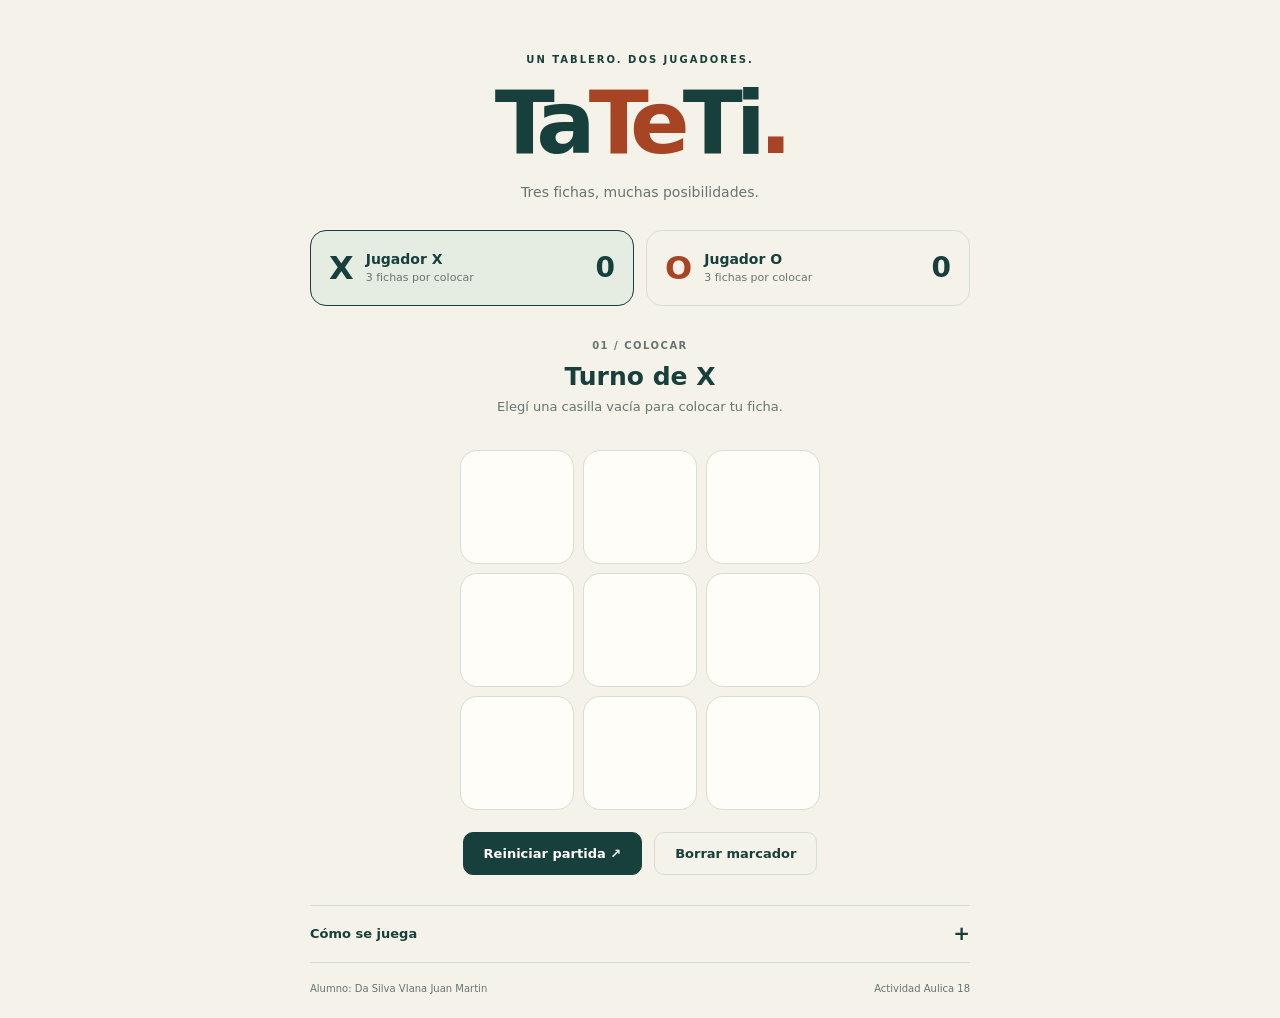
<file: actividad_18_tateti/index.html>
<!DOCTYPE html>
<html lang="es">
<head>
  <meta charset="UTF-8">
  <meta name="viewport" content="width=device-width, initial-scale=1.0">
  <meta name="theme-color" content="#173f3b">
  <title>Ta Te Ti · Tres en línea</title>
  <link rel="stylesheet" href="styles.css">
  <script src="app.js" defer></script>
</head>
<body>
  <main class="game">
    <header class="header">
      <span class="eyebrow">UN TABLERO. DOS JUGADORES.</span>
      <h1>Ta<span>Te</span>Ti<span class="dot">.</span></h1>
      <p>Tres fichas, muchas posibilidades.</p>
    </header>

    <section class="scores" aria-label="Marcador de la sesión">
      <article class="player active" id="player-x">
        <span class="symbol x">X</span>
        <div><h2>Jugador X</h2><p id="reserve-x">3 fichas por colocar</p></div>
        <strong id="score-x" aria-label="Victorias de X">0</strong>
      </article>
      <article class="player" id="player-o">
        <span class="symbol o">O</span>
        <div><h2>Jugador O</h2><p id="reserve-o">3 fichas por colocar</p></div>
        <strong id="score-o" aria-label="Victorias de O">0</strong>
      </article>
    </section>

    <section class="play-area" aria-label="Partida de tatetí">
      <div class="status" role="status" aria-live="polite" aria-atomic="true">
        <span class="phase" id="phase">01 / COLOCAR</span>
        <h2 id="status-title">Turno de X</h2>
        <p id="status-help">Elegí una casilla vacía para colocar tu ficha.</p>
      </div>
      <div class="board" id="board" role="group" aria-label="Tablero de tres filas y tres columnas">
        <button type="button" class="cell" data-index="0" aria-label="Fila 1, columna 1: vacía"></button>
        <button type="button" class="cell" data-index="1" aria-label="Fila 1, columna 2: vacía"></button>
        <button type="button" class="cell" data-index="2" aria-label="Fila 1, columna 3: vacía"></button>
        <button type="button" class="cell" data-index="3" aria-label="Fila 2, columna 1: vacía"></button>
        <button type="button" class="cell" data-index="4" aria-label="Fila 2, columna 2: vacía"></button>
        <button type="button" class="cell" data-index="5" aria-label="Fila 2, columna 3: vacía"></button>
        <button type="button" class="cell" data-index="6" aria-label="Fila 3, columna 1: vacía"></button>
        <button type="button" class="cell" data-index="7" aria-label="Fila 3, columna 2: vacía"></button>
        <button type="button" class="cell" data-index="8" aria-label="Fila 3, columna 3: vacía"></button>
      </div>
      <div class="actions">
        <button type="button" class="primary" id="new-round">Reiniciar partida <span aria-hidden="true">↗</span></button>
        <button type="button" class="secondary" id="reset-scores">Borrar marcador</button>
      </div>
      <button type="button" class="draw-button" id="draw" hidden>Proponer empate</button>
      <p class="draw-note" id="draw-note" hidden>Si ambos están de acuerdo, pueden cerrar la partida en empate.</p>
    </section>

    <details class="rules">
      <summary>Cómo se juega <span aria-hidden="true">+</span></summary>
      <ol>
        <li>Dos jugadores comparten este dispositivo. X comienza y luego alternan turnos.</li>
        <li>Cada jugador coloca sus <strong>tres fichas</strong> en casillas vacías.</li>
        <li>Cuando las seis fichas están colocadas, elegí una ficha propia y después un destino vacío vecino. Los puntos indican los destinos disponibles.</li>
        <li>Gana quien consiga tres fichas en una fila, columna o diagonal, en cualquiera de las dos fases.</li>
      </ol>
      <p><strong>Criterio de movimiento:</strong> interpretamos “punto más cercano” como una casilla contigua horizontal o vertical, sin saltos ni movimientos diagonales.</p>
      <p>El reglamento no define empates. Como opción adicional, ambos jugadores pueden acordar uno mediante “Proponer empate”. No se declara empate al colocar las seis fichas.</p>
      <a href="https://www.iafas.gov.ar/wp-content/uploads/2024/11/TATETI-Reglamento.pdf" target="_blank" rel="noopener noreferrer">Consultar reglamento de IAFAS ↗</a>
    </details>
    <footer>Alumno: Da Silva VIana Juan Martin<span>Actividad Aulica 18</span></footer>
  </main>
  <dialog id="draw-dialog" aria-labelledby="draw-title">
    <h2 id="draw-title">¿Los dos acuerdan un empate?</h2>
    <p>La partida terminará sin sumar victorias.</p>
    <div class="actions">
      <button type="button" class="primary" id="accept-draw">Sí, finalizar</button>
      <button type="button" class="secondary" id="cancel-draw">Seguir jugando</button>
    </div>
  </dialog>
</body>
</html>
</file>
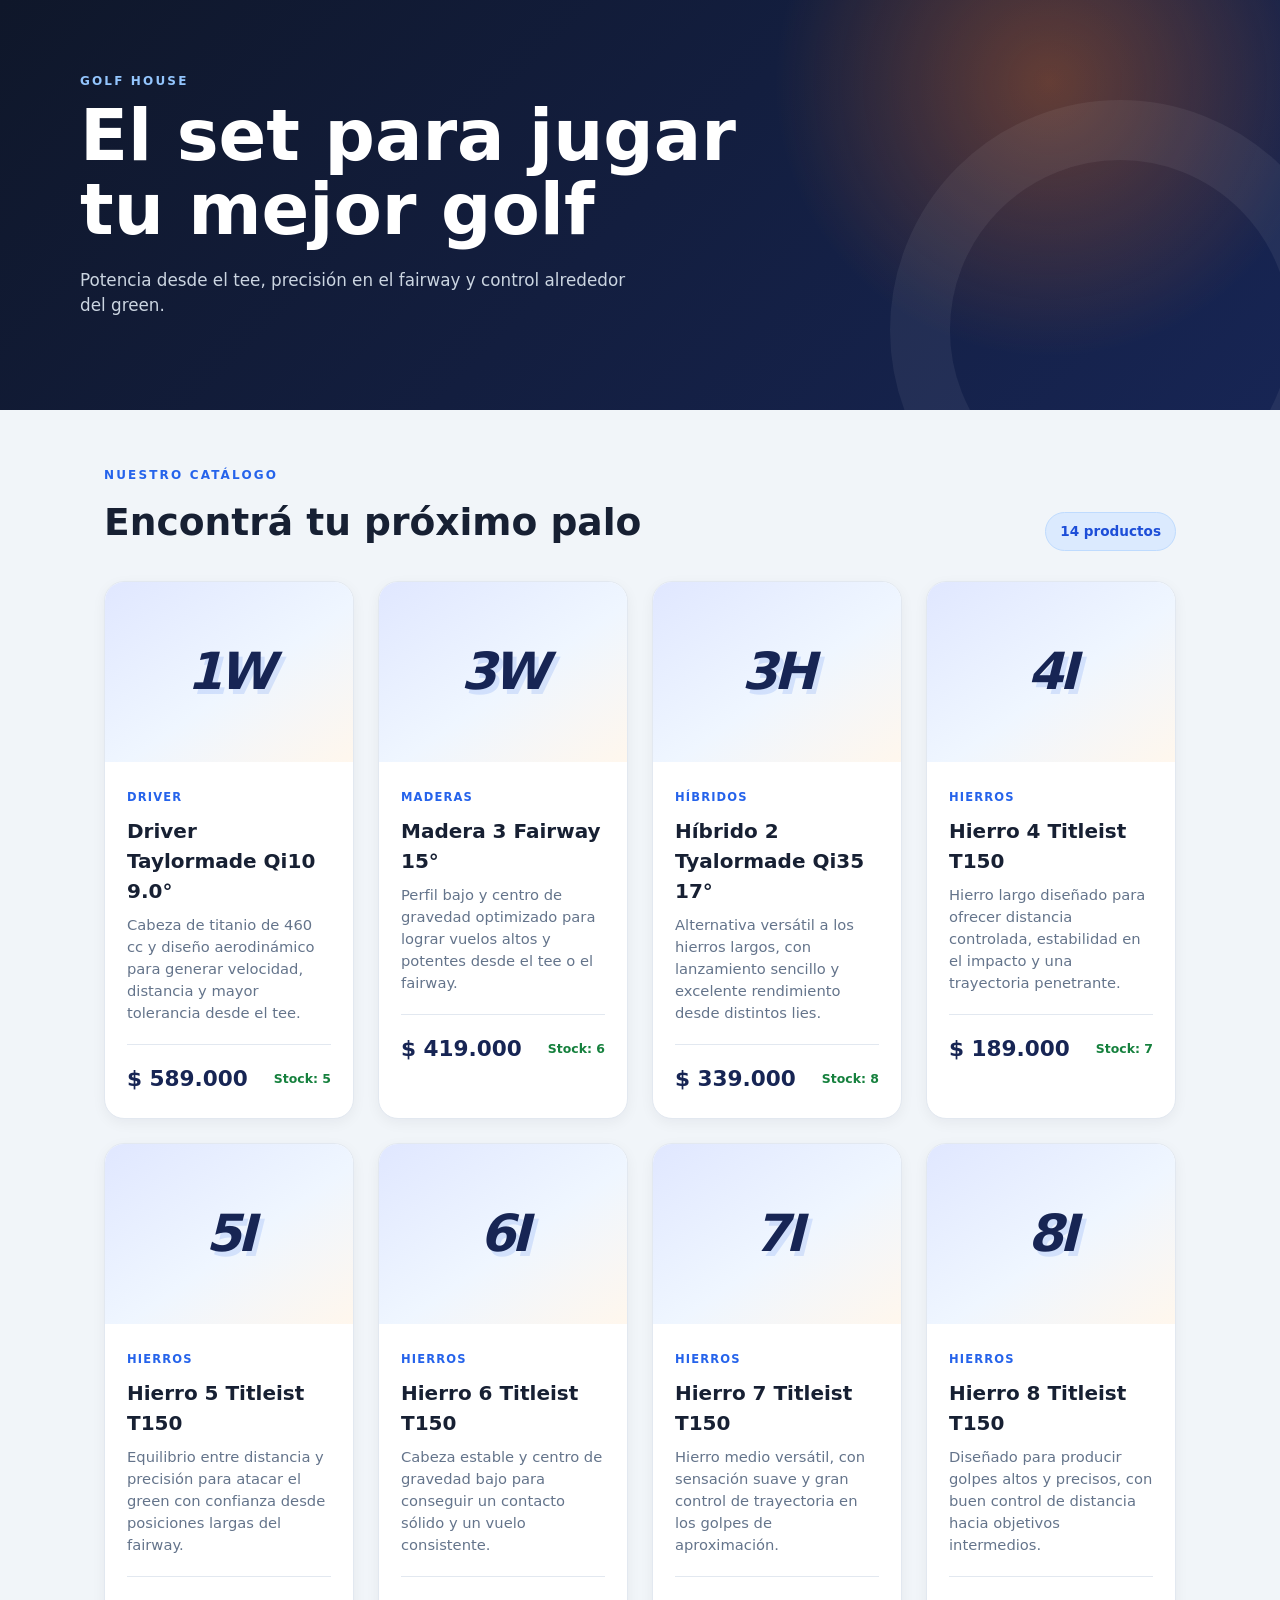
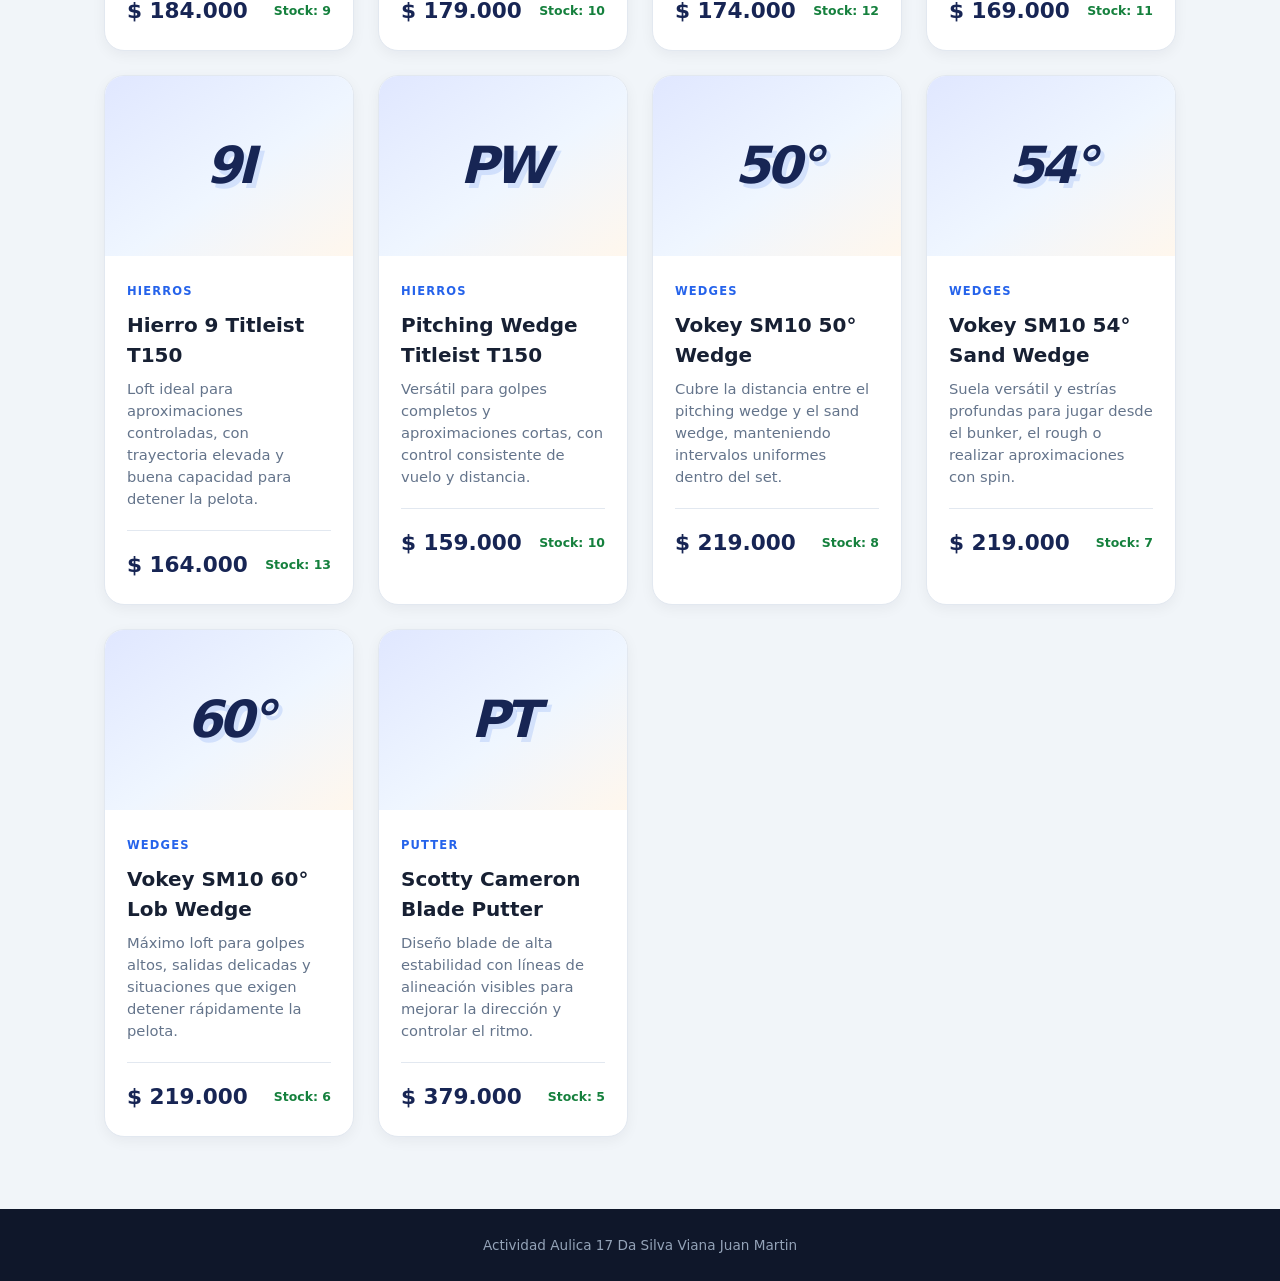
<file: actividad_aulica_17_productos/index.html>
<!DOCTYPE html>
<html lang="es">
<head>
  <meta charset="UTF-8">
  <meta name="viewport" content="width=device-width, initial-scale=1.0">
  <meta name="description" content="Catálogo de productos cargado de manera asíncrona desde un archivo JSON">
  <title>Golf House | Catálogo de palos</title>
  <link rel="stylesheet" href="style.css">
</head>
<body>
  <header class="encabezado">
    <div class="encabezado__contenido">
      <p class="encabezado__marca">GOLF HOUSE</p>
      <h1>El set para jugar tu mejor golf</h1>
      <p class="encabezado__texto">
        Potencia desde el tee, precisión en el fairway y control alrededor del green.
      </p>
    </div>
  </header>

  <main class="contenido">
    <section aria-labelledby="titulo-catalogo">
      <div class="seccion-titulo">
        <div>
          <p class="seccion-titulo__etiqueta">NUESTRO CATÁLOGO</p>
          <h2 id="titulo-catalogo">Encontrá tu próximo palo</h2>
        </div>
        <span id="contador-productos" class="contador" aria-live="polite"></span>
      </div>

      <div id="estado-carga" class="estado-carga" role="status">
        <span class="cargador" aria-hidden="true"></span>
        <p>Cargando productos...</p>
      </div>

      <div id="contenedor-productos" class="productos" aria-live="polite"></div>
    </section>
  </main>

  <footer class="pie">
    <p>Actividad Aulica 17 Da Silva Viana Juan Martin</p>
  </footer>

  <script src="script.js"></script>
</body>
</html>
</file>
<file: actividad_18_tateti/styles.css>
/* Sin fuentes, imágenes ni librerías externas: también funciona sin conexión. */
:root { color-scheme: light; --paper: #f5f2e9; --ink: #173f3b; --muted: #657571; --orange: #a74424; --line: #d7ded5; }
* { box-sizing: border-box; }
body { margin: 0; background: var(--paper); color: var(--ink); font-family: system-ui, -apple-system, BlinkMacSystemFont, "Segoe UI", sans-serif; }
button, summary, a { -webkit-tap-highlight-color: transparent; }
button { font: inherit; cursor: pointer; }
button:focus-visible, summary:focus-visible, a:focus-visible { outline: 3px solid var(--orange); outline-offset: 5px; }
.game { width: min(100% - 36px, 660px); margin: 0 auto; padding: 48px 0 24px; }
.header { text-align: center; }
.eyebrow { font-size: 10px; font-weight: 800; letter-spacing: 2px; }
h1 { margin: 8px 0 0; font-size: clamp(64px, 12vw, 88px); line-height: 1.1; letter-spacing: -7px; }
h1 > span:not(.dot) { color: var(--orange); }
.dot { color: var(--orange); }
.header p { color: var(--muted); margin: 12px 0 30px; font-size: 14px; }
.scores { display: grid; grid-template-columns: 1fr 1fr; gap: 12px; }
.player { display: flex; gap: 12px; align-items: center; padding: 18px; border: 1px solid var(--line); border-radius: 16px; transition: border-color .2s, background .2s; }
.player.active { background: #e5ece2; border-color: var(--ink); }
.symbol { font-size: 32px; font-weight: 800; }
.x { color: var(--ink); } .o { color: var(--orange); }
.player h2 { margin: 0; font-size: 14px; }
.player p { margin: 4px 0 0; font-size: 11px; color: var(--muted); }
.player strong { margin-left: auto; font-size: 28px; }
.play-area { text-align: center; }
.status { margin: 28px 0 18px; min-height: 98px; }
.phase { font-size: 10px; font-weight: 800; letter-spacing: 1.5px; color: var(--muted); }
.status h2 { margin: 9px 0 6px; font-size: 25px; }
.status p { margin: 0; color: var(--muted); font-size: 13px; line-height: 1.5; }
.board { width: min(100%, 360px); margin: 0 auto; display: grid; grid-template-columns: repeat(3, 1fr); gap: 9px; }
.cell { aspect-ratio: 1; border: 1px solid var(--line); border-radius: 17px; background: #fffdf7; color: var(--ink); font-size: clamp(42px, 10vw, 64px); font-weight: 750; display: grid; place-items: center; transition: background .15s, transform .15s, border-color .15s; }
.cell:hover:not(:disabled) { background: #e9eee3; transform: translateY(-2px); }
.cell.o { color: var(--orange); }
.cell.selected { border: 3px solid var(--ink); background: #e5ece2; }
.cell.target::after { content: ""; width: 16px; height: 16px; border-radius: 50%; background: #77938a; }
.cell.winner { background: var(--ink); color: #fffdf7; border-color: var(--ink); }
.cell:disabled { cursor: default; opacity: 1; }
.actions { display: flex; justify-content: center; flex-wrap: wrap; gap: 12px; margin-top: 22px; }
.primary, .secondary { padding: 13px 20px; border-radius: 10px; font-size: 13px; font-weight: 650; }
.primary { background: var(--ink); color: #fffdf7; border: 1px solid var(--ink); }
.primary span { margin-left: 18px; }
.primary:hover { background: #245c55; }
.secondary { background: transparent; border: 1px solid var(--line); color: var(--ink); }
.secondary:hover { background: #e5ece2; }
.draw-button { margin-top: 18px; padding: 6px; background: none; border: none; color: var(--muted); text-decoration: underline; font-size: 12px; }
.draw-note { margin: 4px 0; font-size: 11px; color: var(--muted); }
.rules { margin-top: 30px; border-top: 1px solid var(--line); border-bottom: 1px solid var(--line); padding: 17px 0; font-size: 13px; line-height: 1.7; }
summary { cursor: pointer; list-style: none; font-weight: 700; display: flex; justify-content: space-between; }
summary::-webkit-details-marker { display: none; }
summary span { font-size: 20px; line-height: 1; }
.rules[open] summary span { transform: rotate(45deg); }
.rules ol { padding-left: 22px; } .rules li { margin-bottom: 8px; }
.rules p { color: var(--muted); } .rules a { color: var(--ink); }
footer { display: flex; justify-content: space-between; gap: 12px; margin-top: 20px; font-size: 10px; color: var(--muted); }
dialog { width: min(100% - 36px, 430px); background: var(--paper); color: var(--ink); padding: 28px; border: 1px solid var(--line); border-radius: 20px; }
dialog::backdrop { background: #173f3b99; } dialog h2 { margin-top: 0; font-size: 22px; } dialog p { font-size: 14px; }
[hidden] { display: none !important; }
@media (max-width: 420px) { .game { padding-top: 28px; } .player { padding: 13px 10px; gap: 8px; } .player p { font-size: 10px; } .symbol { font-size: 26px; } .player strong { font-size: 24px; } footer { flex-direction: column; } }
@media (prefers-reduced-motion: reduce) { * { transition: none !important; } }
</file>
<file: actividad_aulica_17_productos/style.css>
:root {
  --color-principal: #172554;
  --color-secundario: #2563eb;
  --color-acento: #f97316;
  --color-fondo: #f1f5f9;
  --color-tarjeta: #ffffff;
  --color-texto: #172033;
  --color-suave: #64748b;
  --color-borde: #e2e8f0;
  --sombra: 0 16px 35px rgba(15, 23, 42, 0.10);
}

* {
  box-sizing: border-box;
  margin: 0;
  padding: 0;
}

body {
  min-height: 100vh;
  background: var(--color-fondo);
  color: var(--color-texto);
  font-family: Inter, system-ui, -apple-system, BlinkMacSystemFont, "Segoe UI", sans-serif;
  line-height: 1.5;
}

.encabezado {
  overflow: hidden;
  position: relative;
  padding: 72px 24px 92px;
  background:
    radial-gradient(circle at 82% 20%, rgba(249, 115, 22, 0.35), transparent 25%),
    linear-gradient(135deg, #0f172a, var(--color-principal));
  color: #fff;
}

.encabezado::after {
  content: "";
  position: absolute;
  right: -70px;
  bottom: -150px;
  width: 340px;
  height: 340px;
  border: 60px solid rgba(255, 255, 255, 0.06);
  border-radius: 50%;
}

.encabezado__contenido,
.contenido {
  width: min(1120px, 100%);
  margin: 0 auto;
}

.encabezado__marca,
.seccion-titulo__etiqueta {
  margin-bottom: 10px;
  color: #93c5fd;
  font-size: 0.75rem;
  font-weight: 800;
  letter-spacing: 0.18em;
}

.encabezado h1 {
  max-width: 700px;
  font-size: clamp(2.3rem, 6vw, 4.4rem);
  line-height: 1.05;
}

.encabezado__texto {
  max-width: 560px;
  margin-top: 20px;
  color: #cbd5e1;
  font-size: 1.05rem;
}

.contenido {
  min-height: 420px;
  padding: 56px 24px 72px;
}

.seccion-titulo {
  display: flex;
  align-items: end;
  justify-content: space-between;
  gap: 20px;
  margin-bottom: 30px;
}

.seccion-titulo__etiqueta {
  color: var(--color-secundario);
}

.seccion-titulo h2 {
  font-size: clamp(1.65rem, 4vw, 2.35rem);
}

.contador {
  flex-shrink: 0;
  padding: 8px 14px;
  border: 1px solid #bfdbfe;
  border-radius: 999px;
  background: #dbeafe;
  color: #1d4ed8;
  font-size: 0.85rem;
  font-weight: 700;
}

.productos {
  display: grid;
  grid-template-columns: repeat(auto-fit, minmax(245px, 1fr));
  gap: 24px;
}

.tarjeta {
  overflow: hidden;
  border: 1px solid var(--color-borde);
  border-radius: 20px;
  background: var(--color-tarjeta);
  box-shadow: 0 4px 14px rgba(15, 23, 42, 0.05);
  transition: transform 180ms ease, box-shadow 180ms ease;
}

.tarjeta:hover {
  transform: translateY(-6px);
  box-shadow: var(--sombra);
}

.tarjeta__visual {
  display: grid;
  min-height: 180px;
  place-items: center;
  background: linear-gradient(145deg, #e0e7ff, #eff6ff 55%, #fff7ed);
}

.tarjeta__icono {
  color: var(--color-principal);
  font-size: 3.2rem;
  font-style: italic;
  font-weight: 900;
  letter-spacing: -0.08em;
  text-shadow: 4px 5px 0 rgba(37, 99, 235, 0.14);
  transition: transform 180ms ease;
}

.tarjeta:hover .tarjeta__icono {
  transform: scale(1.08) rotate(-3deg);
}

.tarjeta__contenido {
  padding: 22px;
}

.tarjeta__categoria {
  display: inline-block;
  margin-bottom: 10px;
  color: var(--color-secundario);
  font-size: 0.72rem;
  font-weight: 800;
  letter-spacing: 0.1em;
  text-transform: uppercase;
}

.tarjeta h3 {
  margin-bottom: 8px;
  font-size: 1.25rem;
}

.tarjeta__descripcion {
  min-height: 72px;
  color: var(--color-suave);
  font-size: 0.92rem;
}

.tarjeta__pie {
  display: flex;
  align-items: center;
  justify-content: space-between;
  gap: 14px;
  margin-top: 20px;
  padding-top: 18px;
  border-top: 1px solid var(--color-borde);
}

.tarjeta__precio {
  color: var(--color-principal);
  font-size: 1.35rem;
  font-weight: 850;
}

.tarjeta__stock {
  color: #15803d;
  font-size: 0.78rem;
  font-weight: 700;
}

.estado-carga,
.mensaje-error {
  display: flex;
  min-height: 220px;
  align-items: center;
  justify-content: center;
  gap: 12px;
  border: 1px dashed #cbd5e1;
  border-radius: 18px;
  background: rgba(255, 255, 255, 0.6);
  color: var(--color-suave);
}

.cargador {
  width: 24px;
  height: 24px;
  border: 3px solid #bfdbfe;
  border-top-color: var(--color-secundario);
  border-radius: 50%;
  animation: girar 800ms linear infinite;
}

.mensaje-error {
  border-color: #fecaca;
  background: #fef2f2;
  color: #b91c1c;
  text-align: center;
}

.pie {
  padding: 26px 20px;
  background: #0f172a;
  color: #94a3b8;
  font-size: 0.85rem;
  text-align: center;
}

@keyframes girar {
  to { transform: rotate(360deg); }
}

@media (max-width: 600px) {
  .encabezado {
    padding: 56px 20px 72px;
  }

  .contenido {
    padding: 42px 18px 56px;
  }

  .seccion-titulo {
    align-items: flex-start;
    flex-direction: column;
  }

  .productos {
    grid-template-columns: 1fr;
  }
}
</file>
